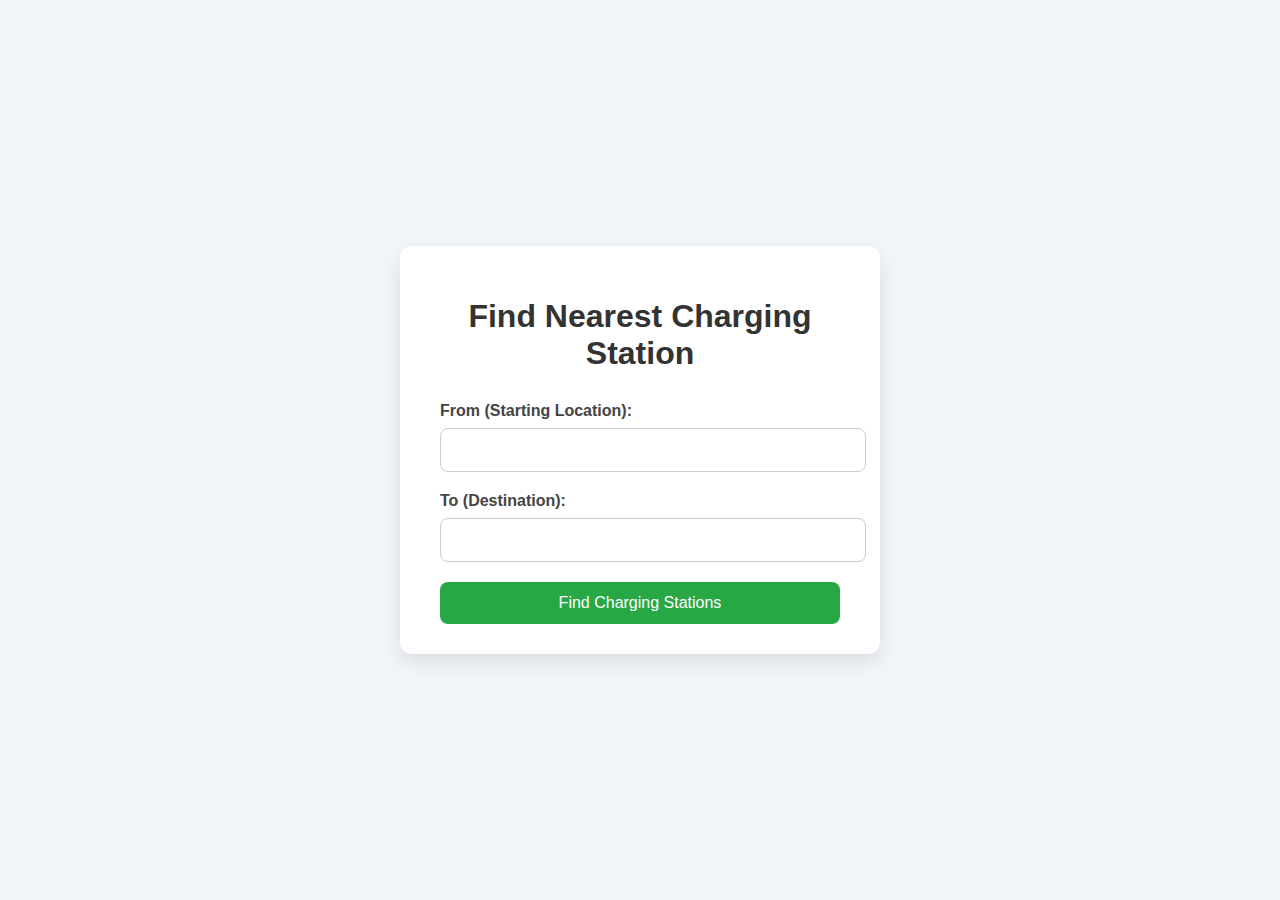
<file: near_station.html>
<!DOCTYPE html>
<html lang="en">
<head>
    <meta charset="UTF-8">
    <meta name="viewport" content="width=device-width, initial-scale=1.0">
    <title>Find Nearest Charging Station</title>
    <style>
        body {
            font-family: 'Segoe UI', Tahoma, Geneva, Verdana, sans-serif;
            margin: 0;
            padding: 0;
            background: #f2f5f9;
            display: flex;
            justify-content: center;
            align-items: center;
            height: 100vh;
        }

        .container {
            background: #fff;
            padding: 30px 40px;
            border-radius: 12px;
            box-shadow: 0 8px 20px rgba(0, 0, 0, 0.1);
            width: 100%;
            max-width: 400px;
        }

        h1 {
            text-align: center;
            margin-bottom: 30px;
            color: #333;
        }

        label {
            font-weight: bold;
            display: block;
            margin-bottom: 8px;
            color: #444;
        }

        input[type="text"] {
            width: 100%;
            padding: 12px;
            margin-bottom: 20px;
            border: 1px solid #ccc;
            border-radius: 8px;
            font-size: 16px;
        }

        input[type="submit"] {
            width: 100%;
            padding: 12px;
            background-color: #28a745;
            border: none;
            border-radius: 8px;
            color: white;
            font-size: 16px;
            cursor: pointer;
            transition: background-color 0.3s ease;
        }

        input[type="submit"]:hover {
            background-color: #218838;
        }
    </style>
</head>
<body>
    <div class="container">
        <h1>Find Nearest Charging Station</h1>
        <form id="locationForm">
            <label for="from">From (Starting Location):</label>
            <input type="text" id="from" name="from" required>

            <label for="to">To (Destination):</label>
            <input type="text" id="to" name="to" required>

            <input type="submit" value="Find Charging Stations">
        </form>
    </div>

    <script>
        document.getElementById('locationForm').addEventListener('submit', function(event) {
            event.preventDefault();

            const from = document.getElementById('from').value;
            const to = document.getElementById('to').value;

            const queryString = `https://www.google.com/maps/dir/?api=1&origin=${encodeURIComponent(from)}&destination=${encodeURIComponent(to)}&waypoints=charging+station`;

            window.location.href = queryString;
        });
    </script>
</body>
</html>
</file>
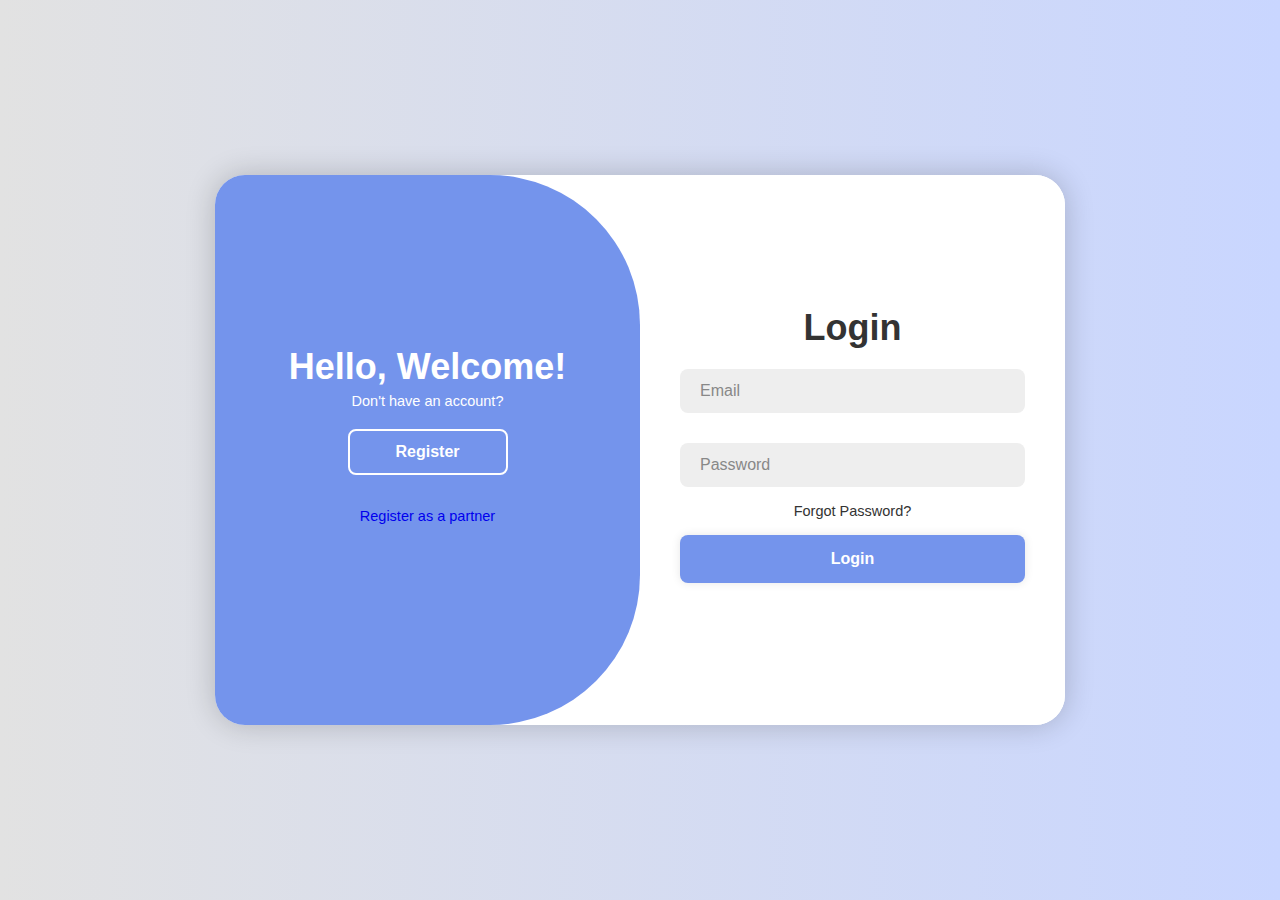
<file: SignUp_LogIn_Form.html>
<!DOCTYPE html>
<html lang="en">
<head>
    <meta charset="UTF-8">  
    <meta name="viewport" content="width=device-width, initial-scale=1.0">
    <title>Login/Signup Form</title>
    <link rel="stylesheet" href="SignUp_LogIn_Form.css">
    
</head>
  <body>

      <div class="container">
          <div class="form-box login">
              <form action="login" method="get">
                  <h1>Login</h1>
                  <div class="input-box">
                      <input type="text" placeholder="Email" name="email" required>
                      <i class='bx bxs-user'></i>
                  </div>
                  <div class="input-box">
                      <input type="password" placeholder="Password" name="password" required>
                      <i class='bx bxs-lock-alt' ></i>
                  </div>
                  <div class="forgot-link">
                      <a href="#">Forgot Password?</a>
                  </div>
                  <button type="submit" class="btn">Login</button>
                  
              </form>
          </div>

          <div class="form-box register">
              <form action="InsertData"  method ="post">
                  <h1>Registration</h1>
                  <div class="input-box">
                      <input type="text" placeholder="Username" name="user_name" required>
                      <i class='bx bxs-user'></i>
                  </div>
                  <div class="input-box">
                      <input type="email" placeholder="Email" name="email" required>
                      <i class='bx bxs-envelope' ></i>
                  </div>
                  <div class="input-box">
                      <input type="password" placeholder="Password" name="password" required>
                      <i class='bx bxs-lock-alt' ></i>
                  </div>
                   <div class="input-box">
                      <input type="text" placeholder="phonenumber" name="mob_no" required>
                      <i class='bx bxs-lock-alt' ></i>
                  </div>
                   <div class="input-box">
                      <input type="text" placeholder="State" name="state" required>
                      <i class='bx bxs-lock-alt' ></i>
                  </div>
                  <button type="submit" class="btn">Register</button>
                 
              </form>
          </div>

          <div class="toggle-box">
              <div class="toggle-panel toggle-left">
                  <h1>Hello, Welcome!</h1>
                  <p>Don't have an account?</p>
                  <button class="btn register-btn">Register</button><br>
                  <p> <a href="SignUp_LogIn_Form_partner.html" class="partner">Register as a partner</a></p>
                  
              </div>

              <div class="toggle-panel toggle-right">
                  <h1>Welcome Back!</h1>
                  <p>Already have an account?</p>
                  <button class="btn login-btn">Login</button><br>
					<p> <a href="SignUp_LogIn_Form_partner.html" class="partner">login as a partner</a></p>
                  
              </div>
          </div>
           
      </div>

      <script src="SignUp_LogIn_Form.js"></script>
  </body>
</html>
</file>
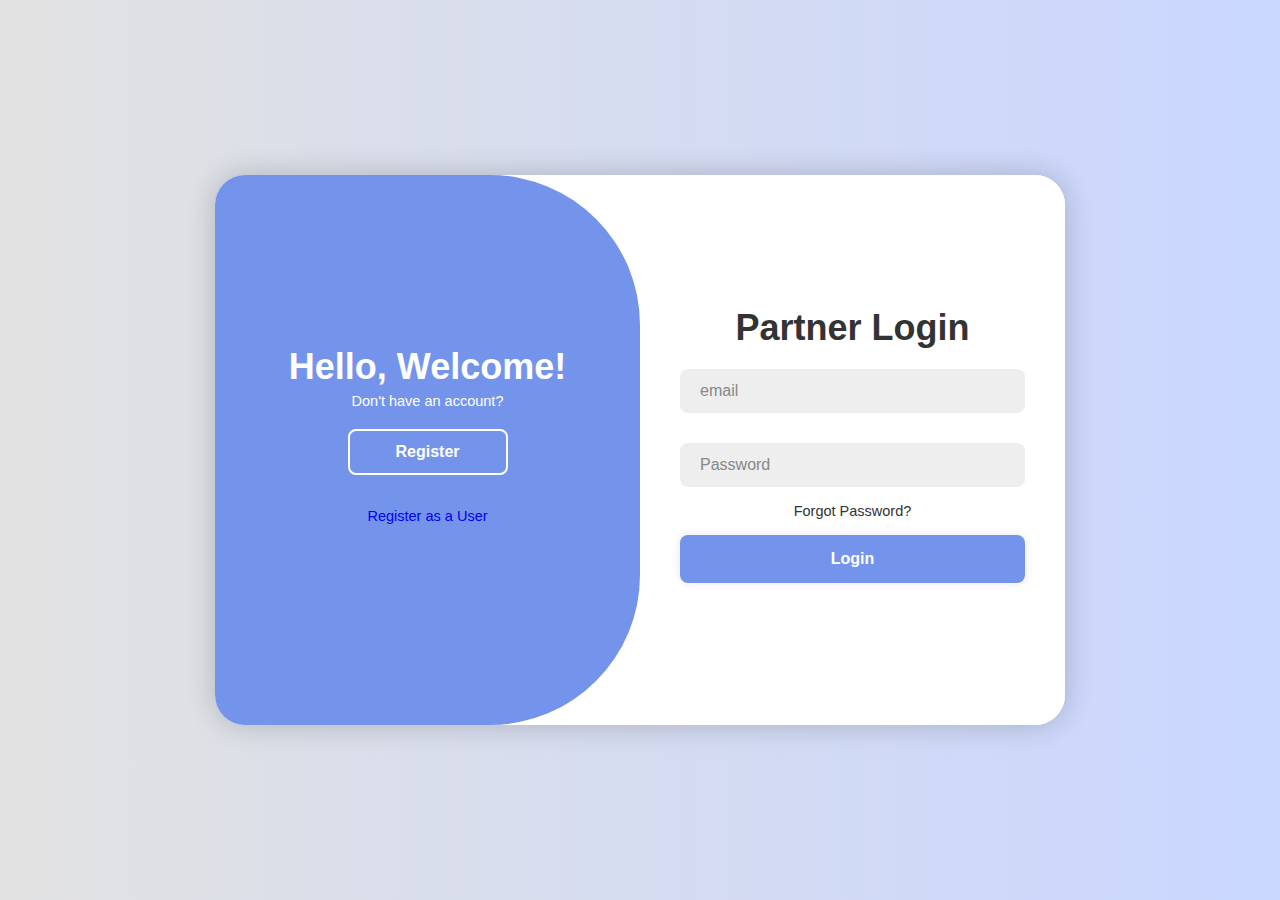
<file: SignUp_LogIn_Form_partner.html>
<!DOCTYPE html>
<html lang="en">
<head>
    <meta charset="UTF-8">  
    <meta name="viewport" content="width=device-width, initial-scale=1.0">
    <title>Login/Signup Form</title>
    <link rel="stylesheet" href="SignUp_LogIn_Form.css">
    	
</head>
  <body>

      <div class="container">
          <div class="form-box login">
              <form action="login_P" method="get">
                  <h1>Partner Login </h1>
                  <div class="input-box">
                      <input type="text" placeholder="email" name="email" required>
                      <i class='bx bxs-user'></i>
                  </div>
                  <div class="input-box">
                      <input type="password" placeholder="Password" name="password" required>
                      <i class='bx bxs-lock-alt' ></i>
                  </div>
                  <div class="forgot-link">
                      <a href="#">Forgot Password?</a>
                  </div>
                  <button type="submit" class="btn">Login</button>
                  
              </form>
          </div>

          <div class="form-box register">
              <form action="InsertData_P"  method ="post">
                  <h2>Partner Registration</h2>
                  <div class="input-box">
                      <input type="text" placeholder="Username" name="user_name" required>
                      <i class='bx bxs-user'></i>
                  </div>
                  <div class="input-box">
                      <input type="email" placeholder="Email" name="email" required>
                      <i class='bx bxs-envelope' ></i>
                  </div>
                  <div class="input-box">
                      <input type="password" placeholder="Password" name="password" required>
                      <i class='bx bxs-lock-alt' ></i>
                  </div>
                   <div class="input-box">
                      <input type="text" placeholder="phonenumber" name="mob_no" required>
                      <i class='bx bxs-lock-alt' ></i>
                  </div>
                   <div class="input-box">
                      <input type="text" placeholder="Location" name="location" required>
                      <i class='bx bxs-lock-alt' ></i>
                  </div>
                  <div class="input-box">
                     <label for="ev_capacity">Capacity of EV Charge:</label>
<select id="ev_capacity" name="capacity" required>
  <option value="">--Select Capacity--</option>
  <option value="3.3kW">3 Amp</option>
  <option value="7.4kW">7 Amp</option>
  <option value="11kW">11 Amp</option>
  <option value="22kW">22 Amp</option>
  <option value="50kW">50 Amp</option>
  <option value="100kW">100 Amp</option>
</select>
                      <i class='bx bxs-lock-alt' ></i>
                  </div>
                  
                 
                  
                  
                  <button type="submit" class="btn">Register</button>
                 
              </form>
          </div>

          <div class="toggle-box">
              <div class="toggle-panel toggle-left">
                  <h1>Hello, Welcome!</h1>
                  <p>Don't have an account?</p>
                  <button class="btn register-btn">Register</button><br>
                  <p> <a href="SignUp_LogIn_Form.html" class="partner">Register as a User</a></p>
                  
              </div>

              <div class="toggle-panel toggle-right">
                  <h1>Welcome Back!</h1>
                  <p>Already have an account?</p>
                  <button class="btn login-btn">Login</button><br>
					<p> <a href="SignUp_LogIn_Form.html" class="partner">login as a User</a></p>
                  
              </div>
          </div>
           
      </div>

      <script src="SignUp_LogIn_Form.js"></script>
  </body>
</html>
</file>
<file: SignUp_LogIn_Form.css>
*{
    margin: 0;
    padding: 0;
    box-sizing: border-box;
    font-family: "Poppins", sans-serif;
    text-decoration: none;
    list-style: none;
}

body{
    display: flex;
    justify-content: center;
    align-items: center;
    min-height: 100vh;
    background: linear-gradient(90deg, #e2e2e2, #c9d6ff);
}

.container{
    position: relative;
    width: 850px;
    height: 550px;
    background: #fff;
    margin: 20px;
    border-radius: 30px;
    box-shadow: 0 0 30px rgba(0, 0, 0, .2);
    overflow: hidden;
}

    .container h1{
        font-size: 36px;
        margin: -10px 0;
    }

    .container p{
        font-size: 14.5px;
        margin: 15px 0;
    }

form{ width: 100%; }

.form-box{
    position: absolute;
    right: 0;
    width: 50%;
    height: 100%;
    background: #fff;
    display: flex;
    align-items: center;
    color: #333;
    text-align: center;
    padding: 40px;
    z-index: 1;
    transition: .6s ease-in-out 1.2s, visibility 0s 1s;
}

    .container.active .form-box{ right: 50%; }

    .form-box.register{ visibility: hidden; }
        .container.active .form-box.register{ visibility: visible; }

.input-box{
    position: relative;
    margin: 30px 0;
}

    .input-box input{
        width: 100%;
        padding: 13px 50px 13px 20px;
        background: #eee;
        border-radius: 8px;
        border: none;
        outline: none;
        font-size: 16px;
        color: #333;
        font-weight: 500;
    }

        .input-box input::placeholder{
            color: #888;
            font-weight: 400;
        }
    
    .input-box i{
        position: absolute;
        right: 20px;
        top: 50%;
        transform: translateY(-50%);
        font-size: 20px;
    }

.forgot-link{ margin: -15px 0 15px; }
    .forgot-link a{
        font-size: 14.5px;
        color: #333;
    }

.btn{
    width: 100%;
    height: 48px;
    background: #7494ec;
    border-radius: 8px;
    box-shadow: 0 0 10px rgba(0, 0, 0, .1);
    border: none;
    cursor: pointer;
    font-size: 16px;
    color: #fff;
    font-weight: 600;
}

.social-icons{
    display: flex;
    justify-content: center;
}

    .social-icons a{
        display: inline-flex;
        padding: 10px;
        border: 2px solid #ccc;
        border-radius: 8px;
        font-size: 24px;
        color: #333;
        margin: 0 8px;
    }

.toggle-box{
    position: absolute;
    width: 100%;
    height: 100%;
}

    .toggle-box::before{
        content: '';
        position: absolute;
        left: -250%;
        width: 300%;
        height: 100%;
        background: #7494ec;
        border-radius: 150px;
        z-index: 2;
        transition: 1.8s ease-in-out;
    }

        .container.active .toggle-box::before{ left: 50%; }

.toggle-panel{
    position: absolute;
    width: 50%;
    height: 100%;
    color: #fff;
    display: flex;
    flex-direction: column;
    justify-content: center;
    align-items: center;
    z-index: 2;
    transition: .6s ease-in-out;
}

    .toggle-panel.toggle-left{ 
        left: 0;
        transition-delay: 1.2s; 
    }
        .container.active .toggle-panel.toggle-left{
            left: -50%;
            transition-delay: .6s;
        }

    .toggle-panel.toggle-right{ 
        right: -50%;
        transition-delay: .6s;
    }
        .container.active .toggle-panel.toggle-right{
            right: 0;
            transition-delay: 1.2s;
        }

    .toggle-panel p{ margin-bottom: 20px; }

    .toggle-panel .btn{
        width: 160px;
        height: 46px;
        background: transparent;
        border: 2px solid #fff;
        box-shadow: none;
    }

@media screen and (max-width: 650px){
    .container{ height: calc(100vh - 40px); }

    .form-box{
        bottom: 0;
        width: 100%;
        height: 70%;
    }

        .container.active .form-box{
            right: 0;
            bottom: 30%;
        }

    .toggle-box::before{
        left: 0;
        top: -270%;
        width: 100%;
        height: 300%;
        border-radius: 20vw;
    }

        .container.active .toggle-box::before{
            left: 0;
            top: 70%;
        }

        .container.active .toggle-panel.toggle-left{
            left: 0;
            top: -30%;
        }

    .toggle-panel{ 
        width: 100%;
        height: 30%;
    }
        .toggle-panel.toggle-left{ top: 0; }
        .toggle-panel.toggle-right{
            right: 0;
            bottom: -30%;
        }

            .container.active .toggle-panel.toggle-right{ bottom: 0; }
}

@media screen and (max-width: 400px){
    .form-box { padding: 20px; }

    .toggle-panel h1{font-size: 30px; }
}
</file>
